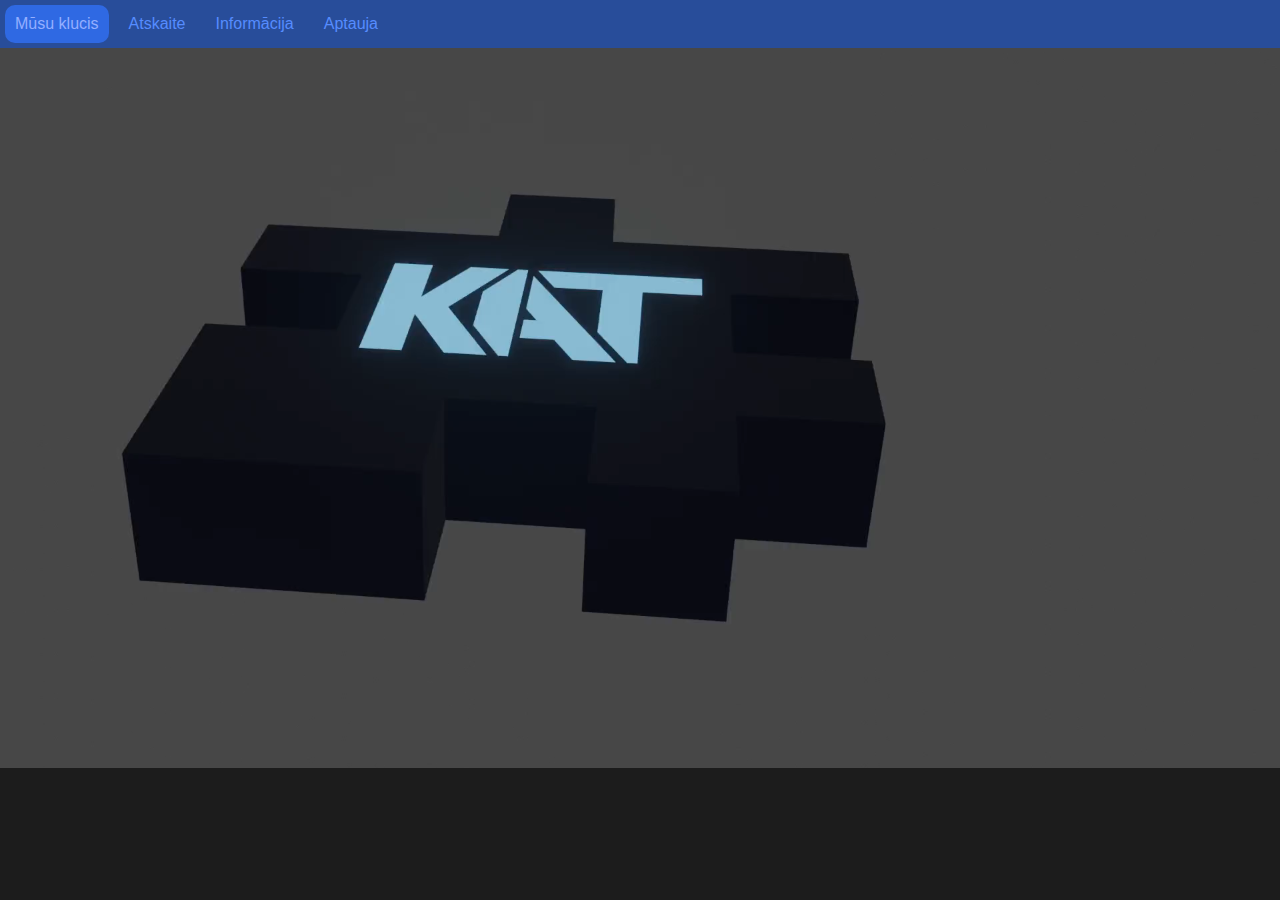
<file: index.html>
<!DOCTYPE html>
<html lang="en">
<head>
    <meta charset="UTF-8">
    <title>Kubs</title>
    <link rel="stylesheet" href="style.css">
</head>
<body>
<header>
    <div class="topnav">
        <a class="active" href="index.html">Mūsu klucis</a>
        <a href="atskaite.html">Atskaite</a>
        <a href="info.html">Informācija</a>
        <a href="https://docs.google.com/forms/d/e/1FAIpQLSeenHu_dwdLpiD_PQ_awXnygo_B1ZeJO0SiosIqpS8EK2dTgg/viewform?usp=sf_link" target="_blank">Aptauja</a>
    </div>
</header>
<video width="100%" autoplay loop>
    <source src="klucisspin.mp4">
</video>
</body>
</html>
</file>
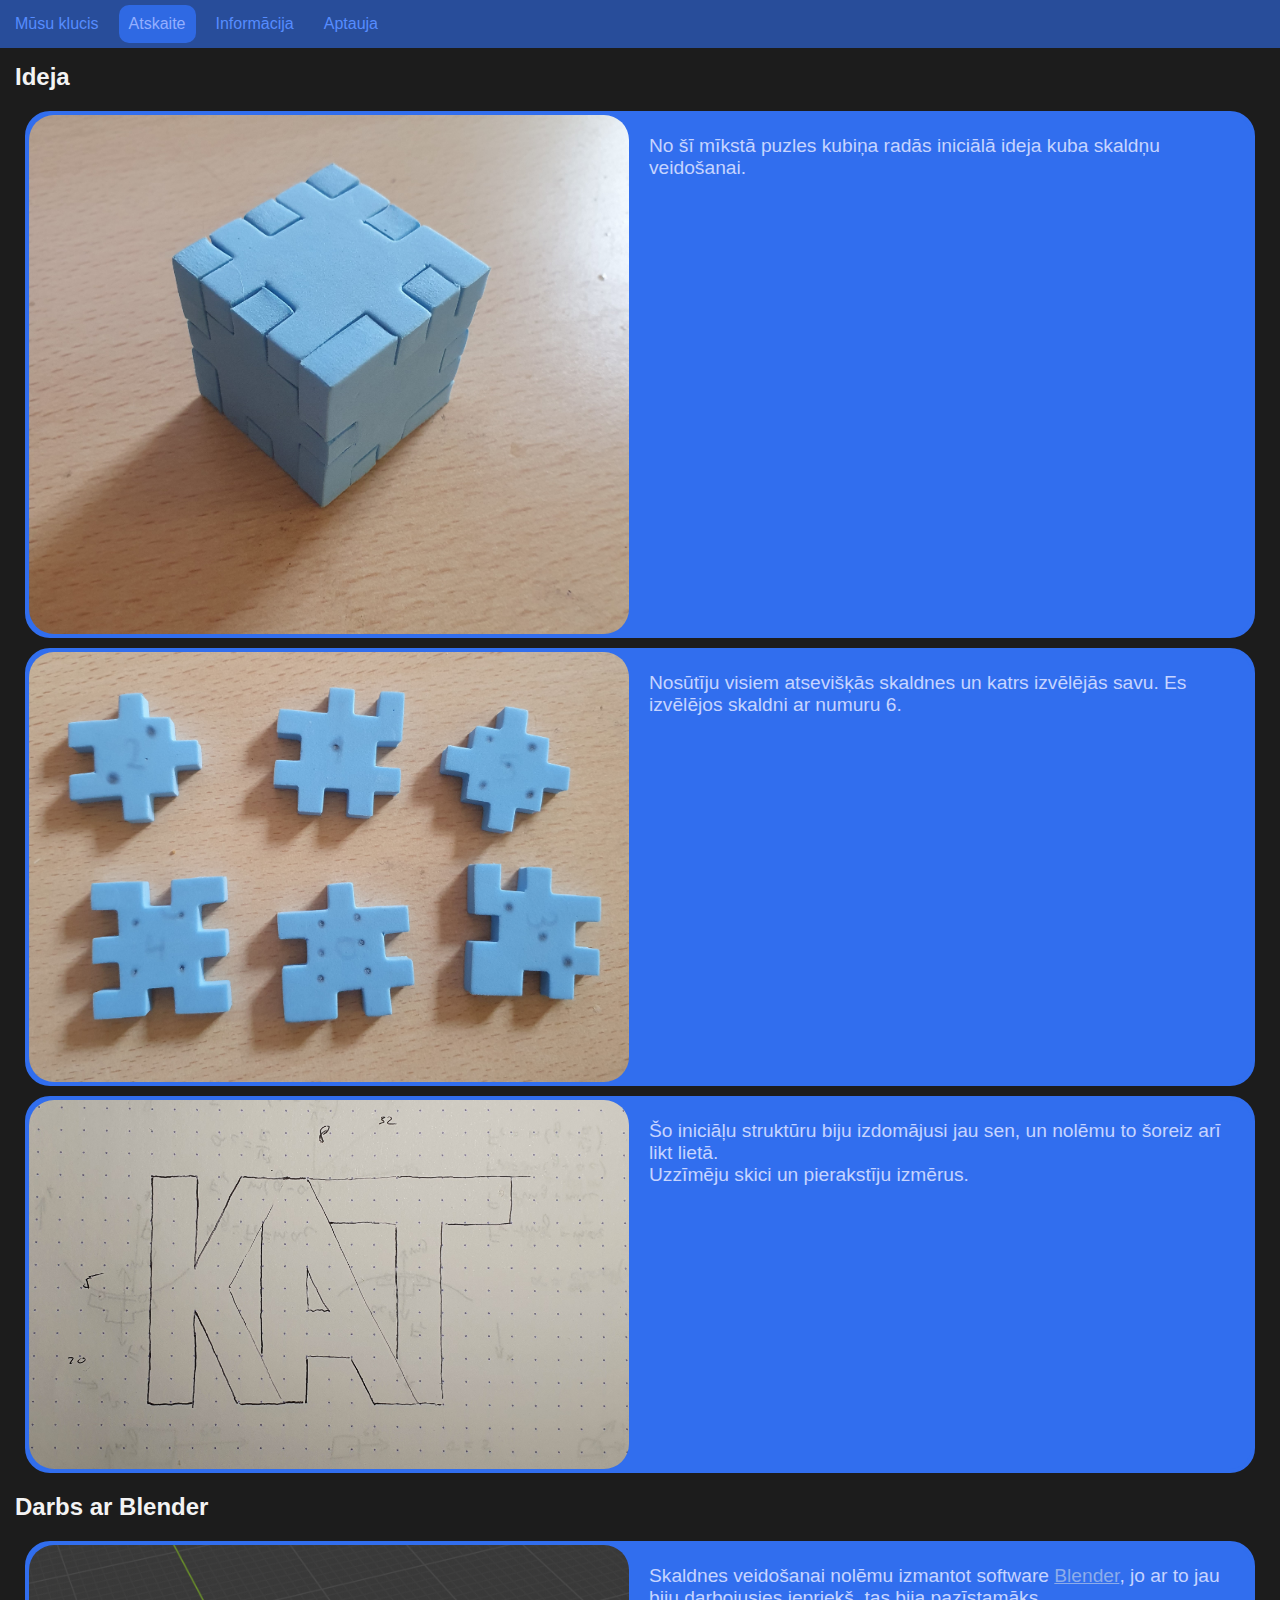
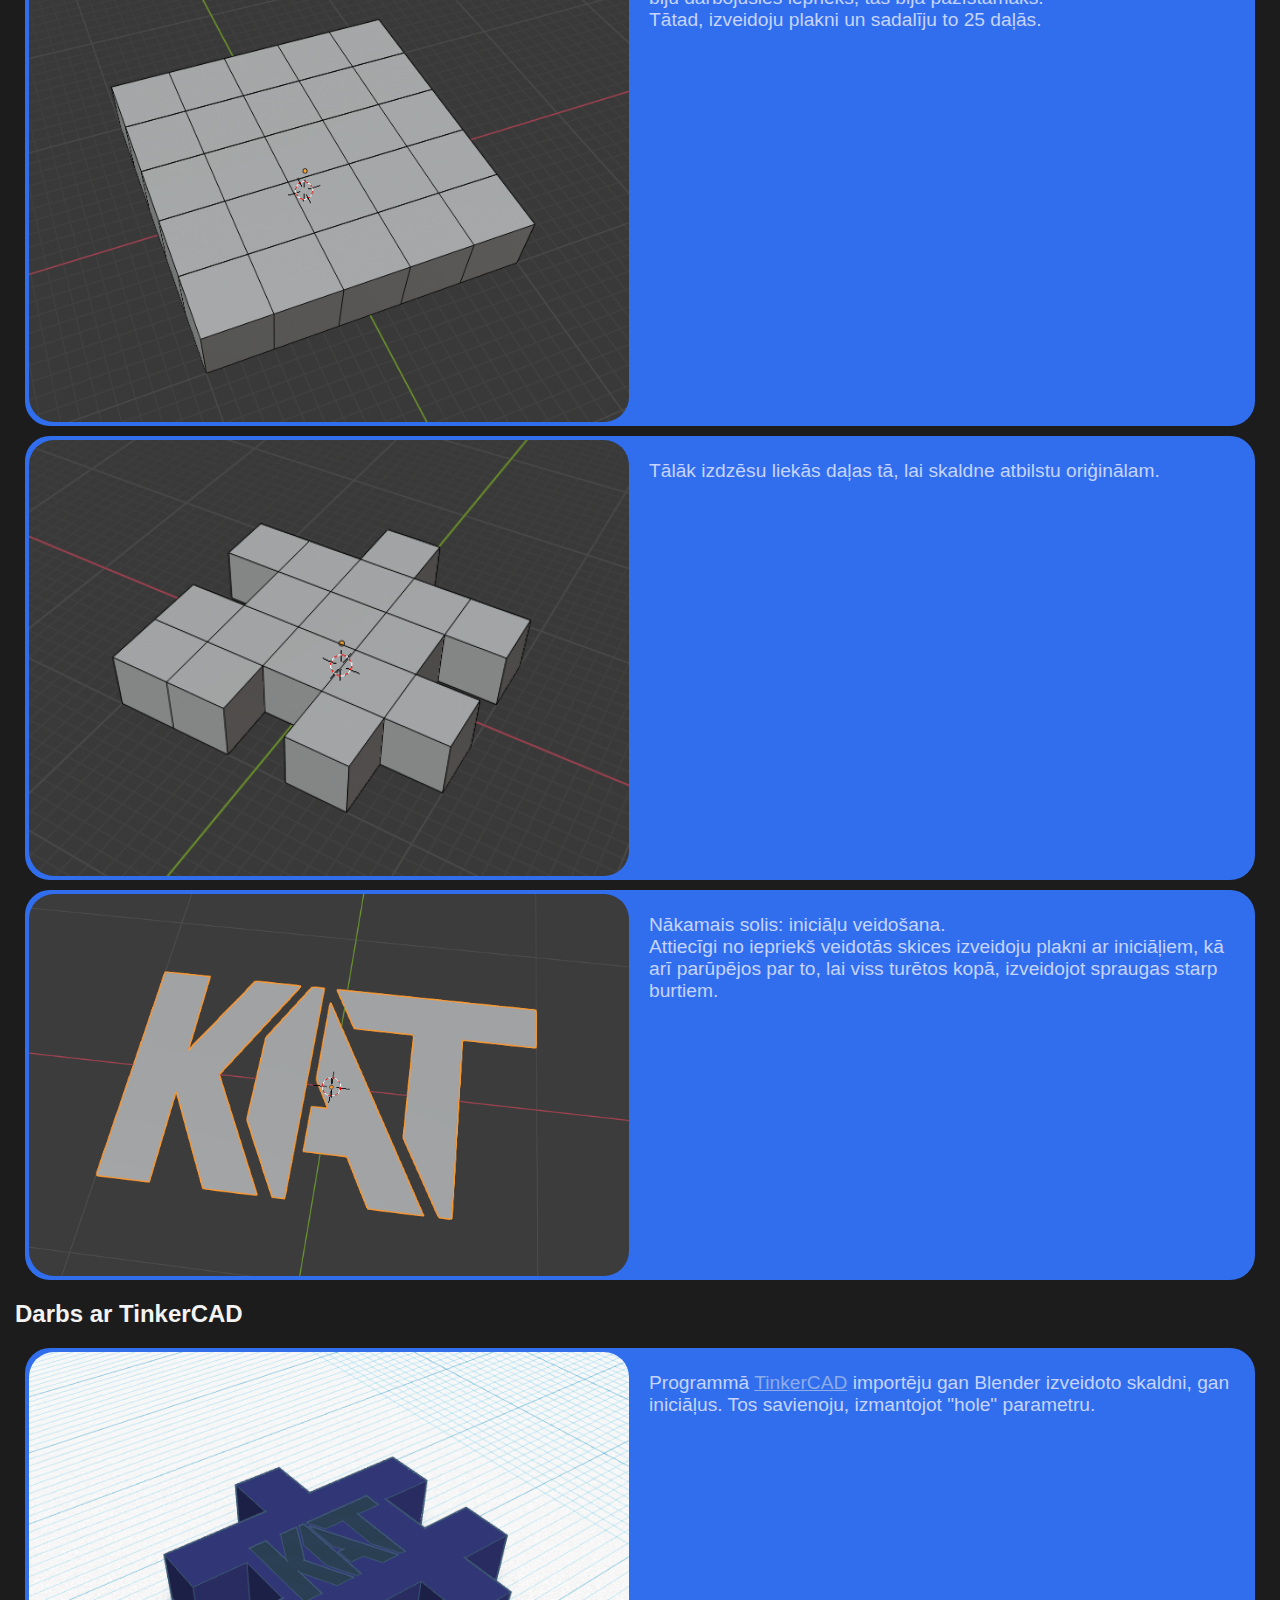
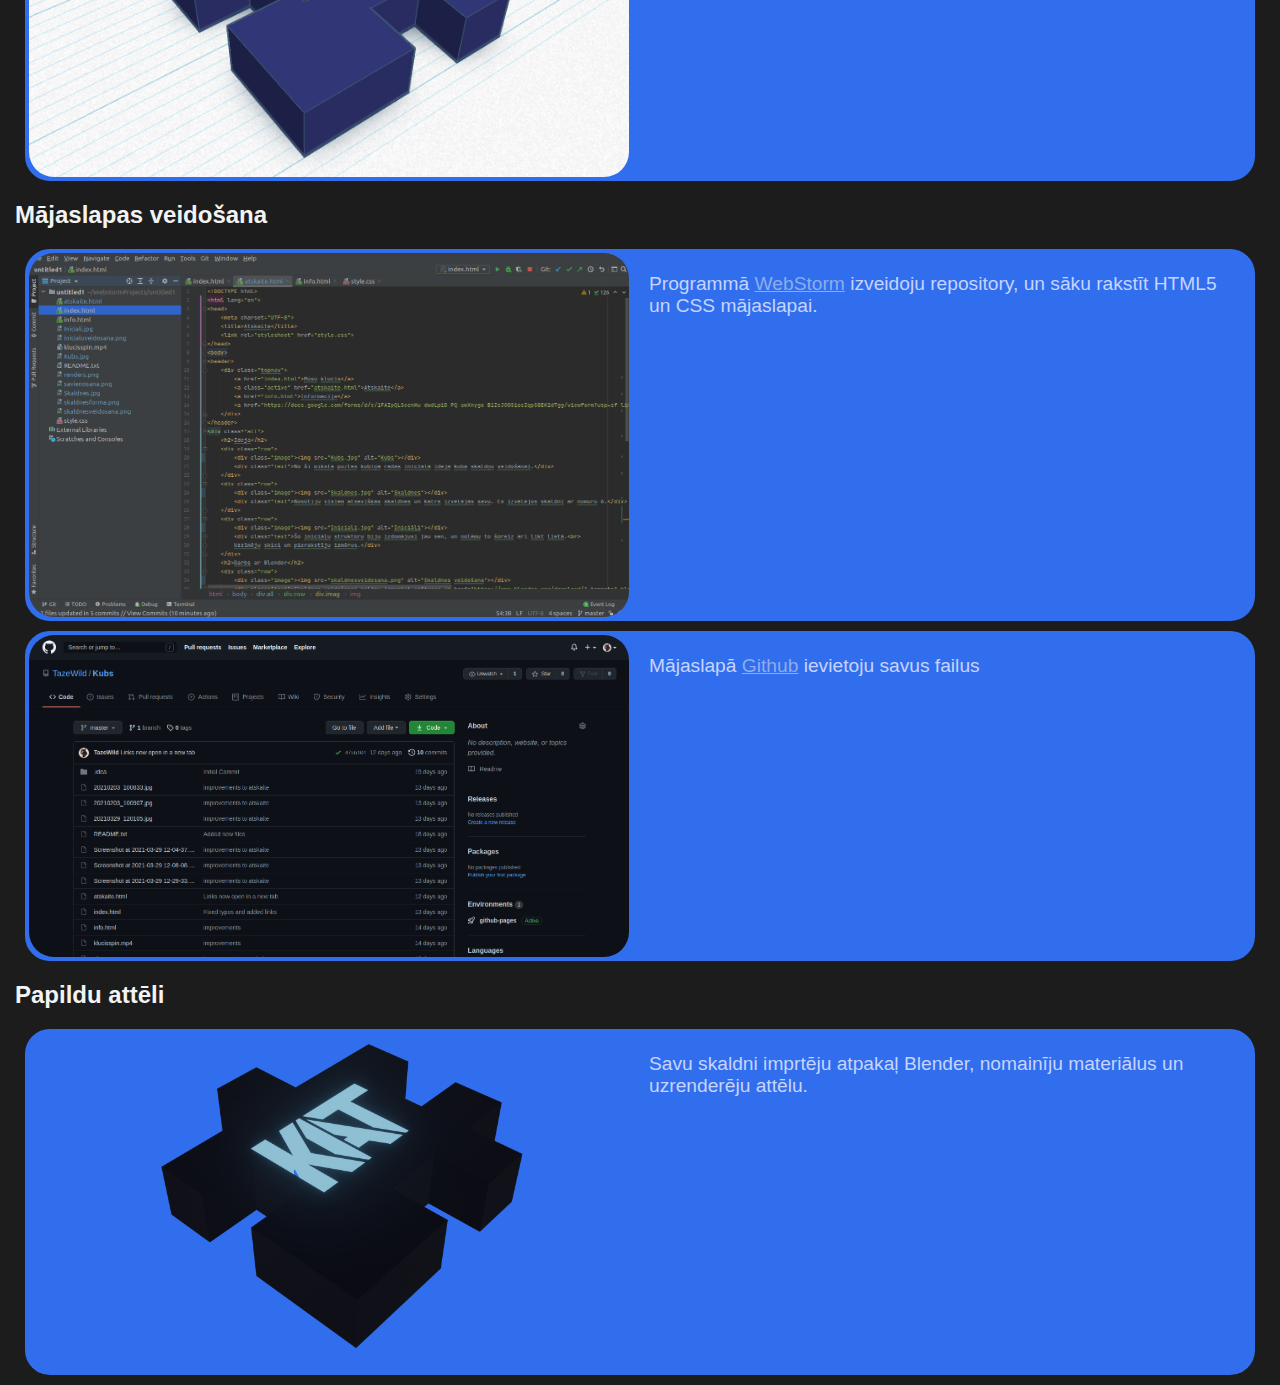
<file: atskaite.html>
<!DOCTYPE html>
<html lang="en">
<head>
    <meta charset="UTF-8">
    <title>Atskaite</title>
    <link rel="stylesheet" href="style.css">
</head>
<body>
<header>
    <div class="topnav">
        <a href="index.html">Mūsu klucis</a>
        <a class="active" href="atskaite.html">Atskaite</a>
        <a href="info.html">Informācija</a>
        <a href="https://docs.google.com/forms/d/e/1FAIpQLSeenHu_dwdLpiD_PQ_awXnygo_B1ZeJO0SiosIqpS8EK2dTgg/viewform?usp=sf_link" target="_blank">Aptauja</a>
    </div>
</header>
<div class="all">
    <h2>Ideja</h2>
    <div class="row">
        <div class="image"><img src="images/Kubs.jpg" alt="Kubs"></div>
        <div class="text">No šī mīkstā puzles kubiņa radās iniciālā ideja kuba skaldņu veidošanai.</div>
    </div>
    <div class="row">
        <div class="image"><img src="images/Skaldnes.jpg" alt="Skaldnes"></div>
        <div class="text">Nosūtīju visiem atsevišķās skaldnes un katrs izvēlējās savu. Es izvēlējos skaldni ar numuru 6.</div>
    </div>
    <div class="row">
        <div class="image"><img src="images/Iniciali.jpg" alt="Iniciāļi"></div>
        <div class="text">Šo iniciāļu struktūru biju izdomājusi jau sen, un nolēmu to šoreiz arī likt lietā.<br>
        Uzzīmēju skici un pierakstīju izmērus.</div>
    </div>
    <h2>Darbs ar Blender</h2>
    <div class="row">
        <div class="image"><img src="images/skaldnesveidosana.png" alt="Skaldnes veidošana"></div>
        <div class="text">Skaldnes veidošanai nolēmu izmantot software <a href="https://www.blender.org/download/" target="_blank">Blender</a>, jo ar to jau biju darbojusies iepriekš, tas bija pazīstamāks.<br>
        Tātad, izveidoju plakni un sadalīju to 25 daļās.</div>
    </div>
    <div class="row">
        <div class="image"><img src="images/skaldnesforma.png" alt="Skaldnes forma"></div>
        <div class="text">Tālāk izdzēsu liekās daļas tā, lai skaldne atbilstu oriģinālam.</div>
    </div>
    <div class="row">
        <div class="image"><img src="images/inicialuveidosana.png" alt="Iniciāļu veidošana"></div>
        <div class="text">Nākamais solis: iniciāļu veidošana.<br>
        Attiecīgi no iepriekš veidotās skices izveidoju plakni ar iniciāļiem, kā arī parūpējos par to, lai viss turētos kopā, izveidojot spraugas starp burtiem.</div>
    </div>
    <h2>Darbs ar TinkerCAD</h2>
    <div class="row">
        <div class="image"><img src="images/savienosana.png" alt="Skaldnes savienošana ar iniciāļiem"></div>
        <div class="text">Programmā <a href="https://www.tinkercad.com/" target="_blank">TinkerCAD</a> importēju gan Blender izveidoto skaldni, gan iniciāļus. Tos savienoju, izmantojot "hole" parametru.</div>
    </div>
    <h2>Mājaslapas veidošana</h2>
    <div class="row">
        <div class="image"><img src="images/webstorm.png" alt="e"></div>
        <div class="text">Programmā <a href="https://www.jetbrains.com/webstorm/download/?gclid=EAIaIQobChMI8KKMj5v47wIVh7WyCh3HegA1EAAYASABEgLnjPD_BwE&gclsrc=aw.ds#section=linux" target="_blank">WebStorm</a> izveidoju repository, un sāku rakstīt HTML5 un CSS mājaslapai.</div>
    </div>
    <div class="row">
        <div class="image"><img src="images/github.png" alt="github"></div>
        <div class="text">Mājaslapā <a href="https://github.com/TazeWild/Kubs" target="_blank">Github</a> ievietoju savus failus</div>
    </div>
    <h2>Papildu attēli</h2>
    <div class="row">
        <div class="image"><img src="images/renders.png" alt="Skaldnes renders"></div>
        <div class="text">Savu skaldni imprtēju atpakaļ Blender, nomainīju materiālus un uzrenderēju attēlu.</div>
    </div>
</div>
</body>
</html>
</file>
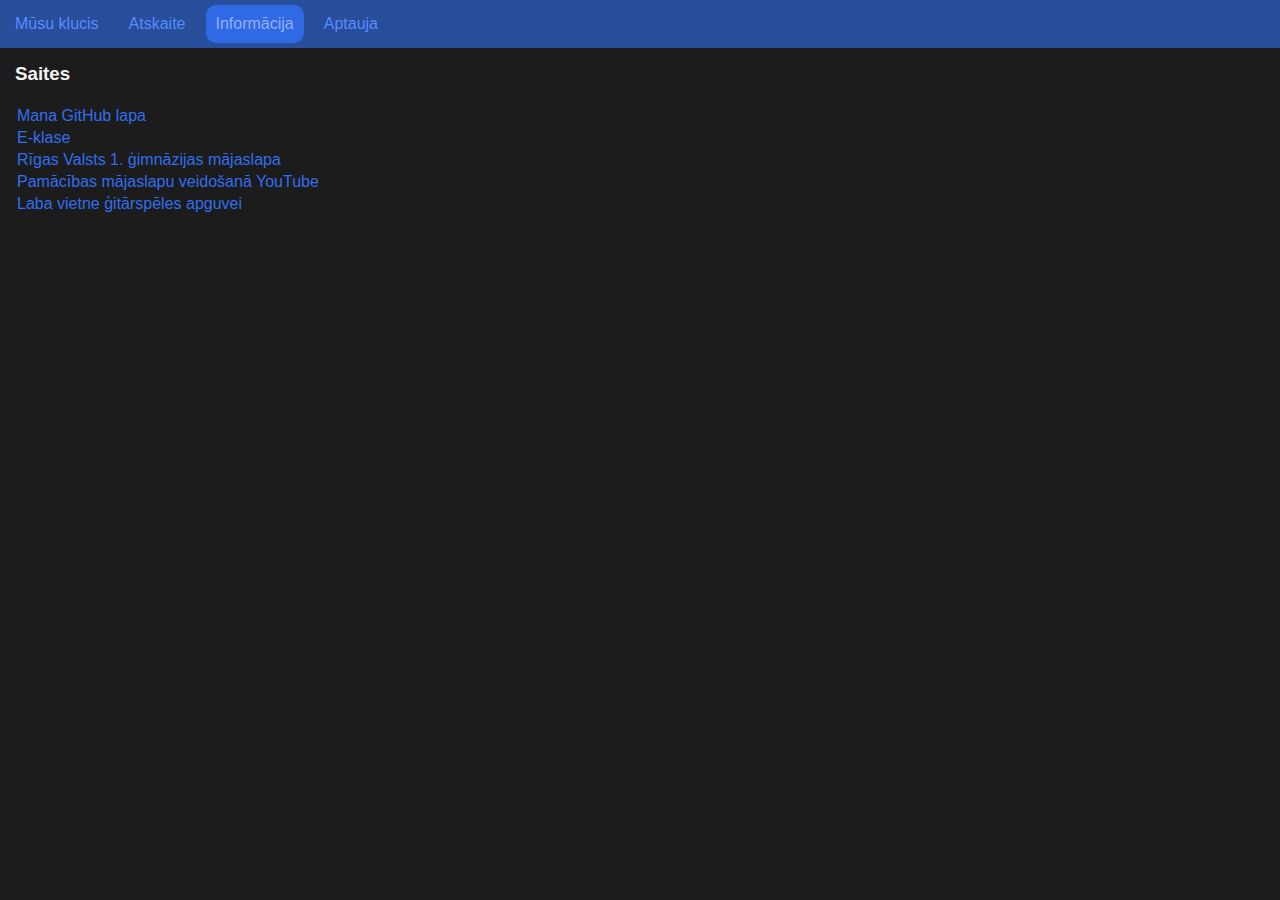
<file: info.html>
<!DOCTYPE html>
<html lang="en">
<head>
    <meta charset="UTF-8">
    <title>Informācija</title>
    <link rel="stylesheet" href="style.css">
</head>
<body>
<header>
    <div class="topnav">
        <a href="index.html">Mūsu klucis</a>
        <a href="atskaite.html">Atskaite</a>
        <a class="active" href="info.html">Informācija</a>
        <a href="https://docs.google.com/forms/d/e/1FAIpQLSeenHu_dwdLpiD_PQ_awXnygo_B1ZeJO0SiosIqpS8EK2dTgg/viewform?usp=sf_link" target="_blank">Aptauja</a>
    </div>
</header>
    <div class="links">
        <h3>Saites</h3>
        <ul>
            <li><a href="https://github.com/TazeWild/Kubs" target="_blank">Mana GitHub lapa</a><br></li>
            <li><a href="https://e-klase.lv" target="_blank">E-klase</a><br></li>
            <li><a href="https://r1g.edu.lv" target="_blank">Rīgas Valsts 1. ģimnāzijas mājaslapa</a><br></li>
            <li><a href="https://youtube.com/playlist?list=PLyqn85TezyOJqbDxOkW-FchUZRWbwT7md" target="_blank">Pamācības mājaslapu veidošanā YouTube</a><br></li>
            <li><a href="https://ultimate-guitar.com" target="_blank">Laba vietne ģitārspēles apguvei</a><br></li>
        </ul>
    </div>
</body>
</html>
</file>
<file: style.css>
body {
    background: #1c1c1c;
    color: #f3f3f3;
    font-family: "Arial", serif;
    margin: 0;
}
h2 {
    margin: 5px 10px;
    padding: 10px 5px;
}
h3 {
    margin: 5px 10px;
    padding: 10px 5px;
}
.links a {
    color: #316eee;
    text-decoration: none;
}
.links ul {
    margin: 5px 10px;
    padding: 5px;
}
.links li {
    list-style-type: none;
    margin: 0;
    padding: 2px;
}
.all .row .text a {
    color: #8dacea;
}
.topnav {
    background-color: #316EEE99;
    overflow: hidden;
}
.topnav a {
    float: left;
    color: #568cff;
    text-align: center;
    text-decoration: none;
    padding: 10px;
    margin: 5px;
    border-radius: 10px;
}
.topnav a:hover {
    background-color: #316EEE44;
    color: #94afff;
}
.topnav a.active {
    background-color: #316EEEDD;
    color: #94afff;
}
.row {
    display: flex;
    border: 4px solid #316eee;
    border-radius: 25px;
    margin: 10px 25px;
    background-color: #316eee;
}
.row img {
    width: 100%;
    margin-bottom: -4px;
    border-radius: 25px;
}
.image {
    flex-basis: 600px;
    max-width: 50%;
    flex-shrink: 0;
}
.text {
    padding: 20px;
    color: #c6d4ff;
    font-size: larger;
}
</file>
